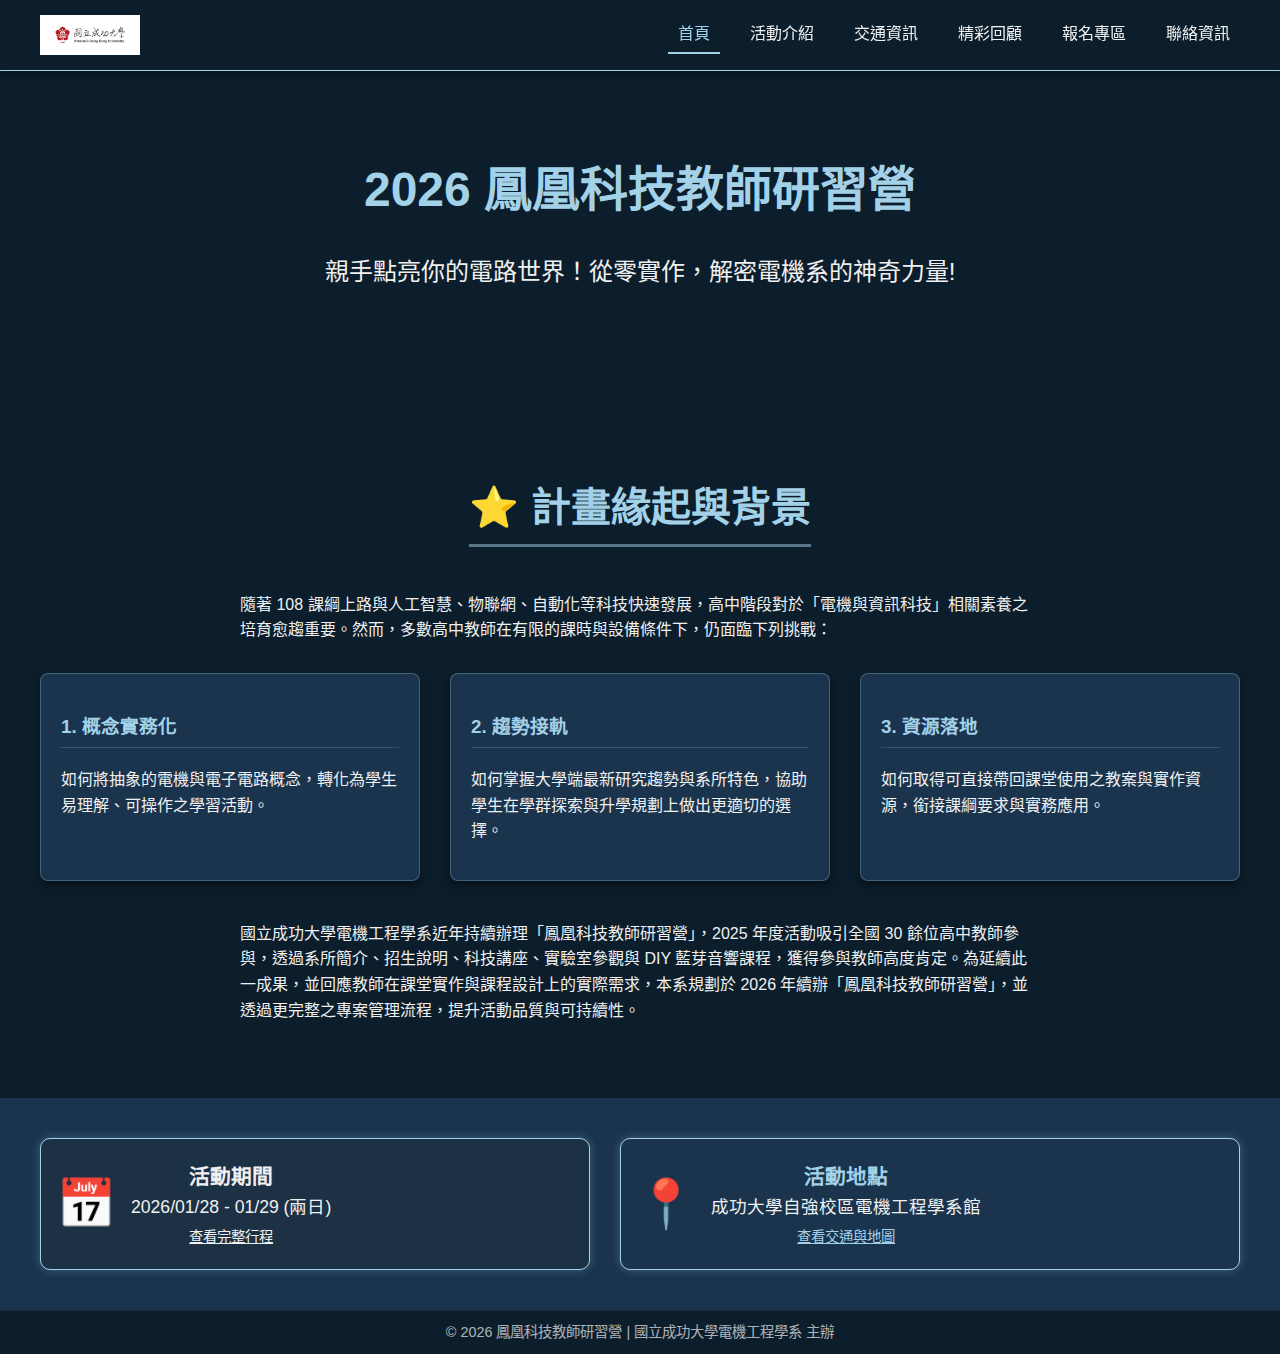
<file: index.html>
<!DOCTYPE html>
<html lang="zh-TW">
<head>
    <meta charset="UTF-8">
    <meta name="viewport" content="width=device-width, initial-scale=1.0">
    <title>【2026 鳳凰科技教師研習營】官方網站</title>
    <link rel="stylesheet" href="style.css">
</head>
<body>

    <nav class="navbar">
        <div class="container">
            <a href="index.html" class="site-logo">
                <img src="logo.png" alt="您的營隊名稱 Logo" class="logo-image">
            </a>
            
            <button class="hamburger-menu" aria-label="Toggle navigation">
                <span class="bar"></span>
                <span class="bar"></span>
                <span class="bar"></span>
            </button>
            
            <ul class="nav-links" id="nav-links">
                <li><a href="index.html" class="active">首頁</a></li>
                <li><a href="about.html">活動介紹</a></li> 
                <li><a href="map.html">交通資訊</a></li> 
                <li><a href="gallery.html">精彩回顧</a></li>
                <li><a href="register.html">報名專區</a></li> 
                <li><a href="contact.html">聯絡資訊</a></li>
            </ul>
        </div>
    </nav>

    <header class="hero">
        <div class="container">
            <h1>2026 鳳凰科技教師研習營</h1>
            <p class="subtitle">親手點亮你的電路世界！從零實作，解密電機系的神奇力量!</p>
    </header>

    <section id="origin-section" class="section" style="padding: 60px 0;"> 
        <div class="container">
            <h2>⭐ 計畫緣起與背景</h2> 
            
            <p style="text-align: left; max-width: 800px; margin: 15px auto;">
                隨著 108 課綱上路與人工智慧、物聯網、自動化等科技快速發展，高中階段對於「電機與資訊科技」相關素養之培育愈趨重要。然而，多數高中教師在有限的課時與設備條件下，仍面臨下列挑戰： 
            </p>
            
            <div class="content-grid" style="margin-top: 30px;">
                
                <div class="feature-item">
                    <h3>1. 概念實務化</h3>
                    <p>如何將抽象的電機與電子電路概念，轉化為學生易理解、可操作之學習活動。</p>
                </div>
                
                <div class="feature-item">
                    <h3>2. 趨勢接軌</h3>
                    <p>如何掌握大學端最新研究趨勢與系所特色，協助學生在學群探索與升學規劃上做出更適切的選擇。</p>
                </div>
                
                <div class="feature-item">
                    <h3>3. 資源落地</h3>
                    <p>如何取得可直接帶回課堂使用之教案與實作資源，銜接課綱要求與實務應用。</p>
                </div>

            </div>
            <p style="text-align: left; max-width: 800px; margin: 30px auto 15px auto;">
                國立成功大學電機工程學系近年持續辦理「鳳凰科技教師研習營」，2025 年度活動吸引全國 30 餘位高中教師參與，透過系所簡介、招生說明、科技講座、實驗室參觀與 DIY 藍芽音響課程，獲得參與教師高度肯定。為延續此一成果，並回應教師在課堂實作與課程設計上的實際需求，本系規劃於 2026 年續辦「鳳凰科技教師研習營」，並透過更完整之專案管理流程，提升活動品質與可持續性。
            </p>
        </div>
    </section>

    <section id="quick-overview" class="section quick-info-bar" style="background-color: var(--light-bg); padding: 40px 0;">
        <div class="container info-split">
            <div class="info-box time-box">
                <span class="icon">📅</span>
                <div class="box-content">
                    <h3>活動期間</h3>
                    <p>2026/01/28 - 01/29 (兩日)</p>
                    <a href="about.html" style="color: var(--text-dark); text-decoration: underline; font-size: 0.9em; margin-top: 5px; display: block;">查看完整行程</a>
                </div>
            </div>
            
            <div class="info-box location-box">
                <span class="icon">📍</span>
                <div class="box-content">
                    <h3>活動地點</h3>
                    <p>成功大學自強校區電機工程學系館</p>
                    <a href="map.html" style="color: var(--accent-color); text-decoration: underline; font-size: 0.9em; margin-top: 5px; display: block;">查看交通與地圖</a>
                </div>
            </div>
        </div>
    </section>
    
    <footer class="minimal-footer">
        <div class="container">
            &copy; 2026 鳳凰科技教師研習營 | 國立成功大學電機工程學系 主辦
        </div>
    </footer>

    <script src="script.js"></script>
</body>
</html>
</file>
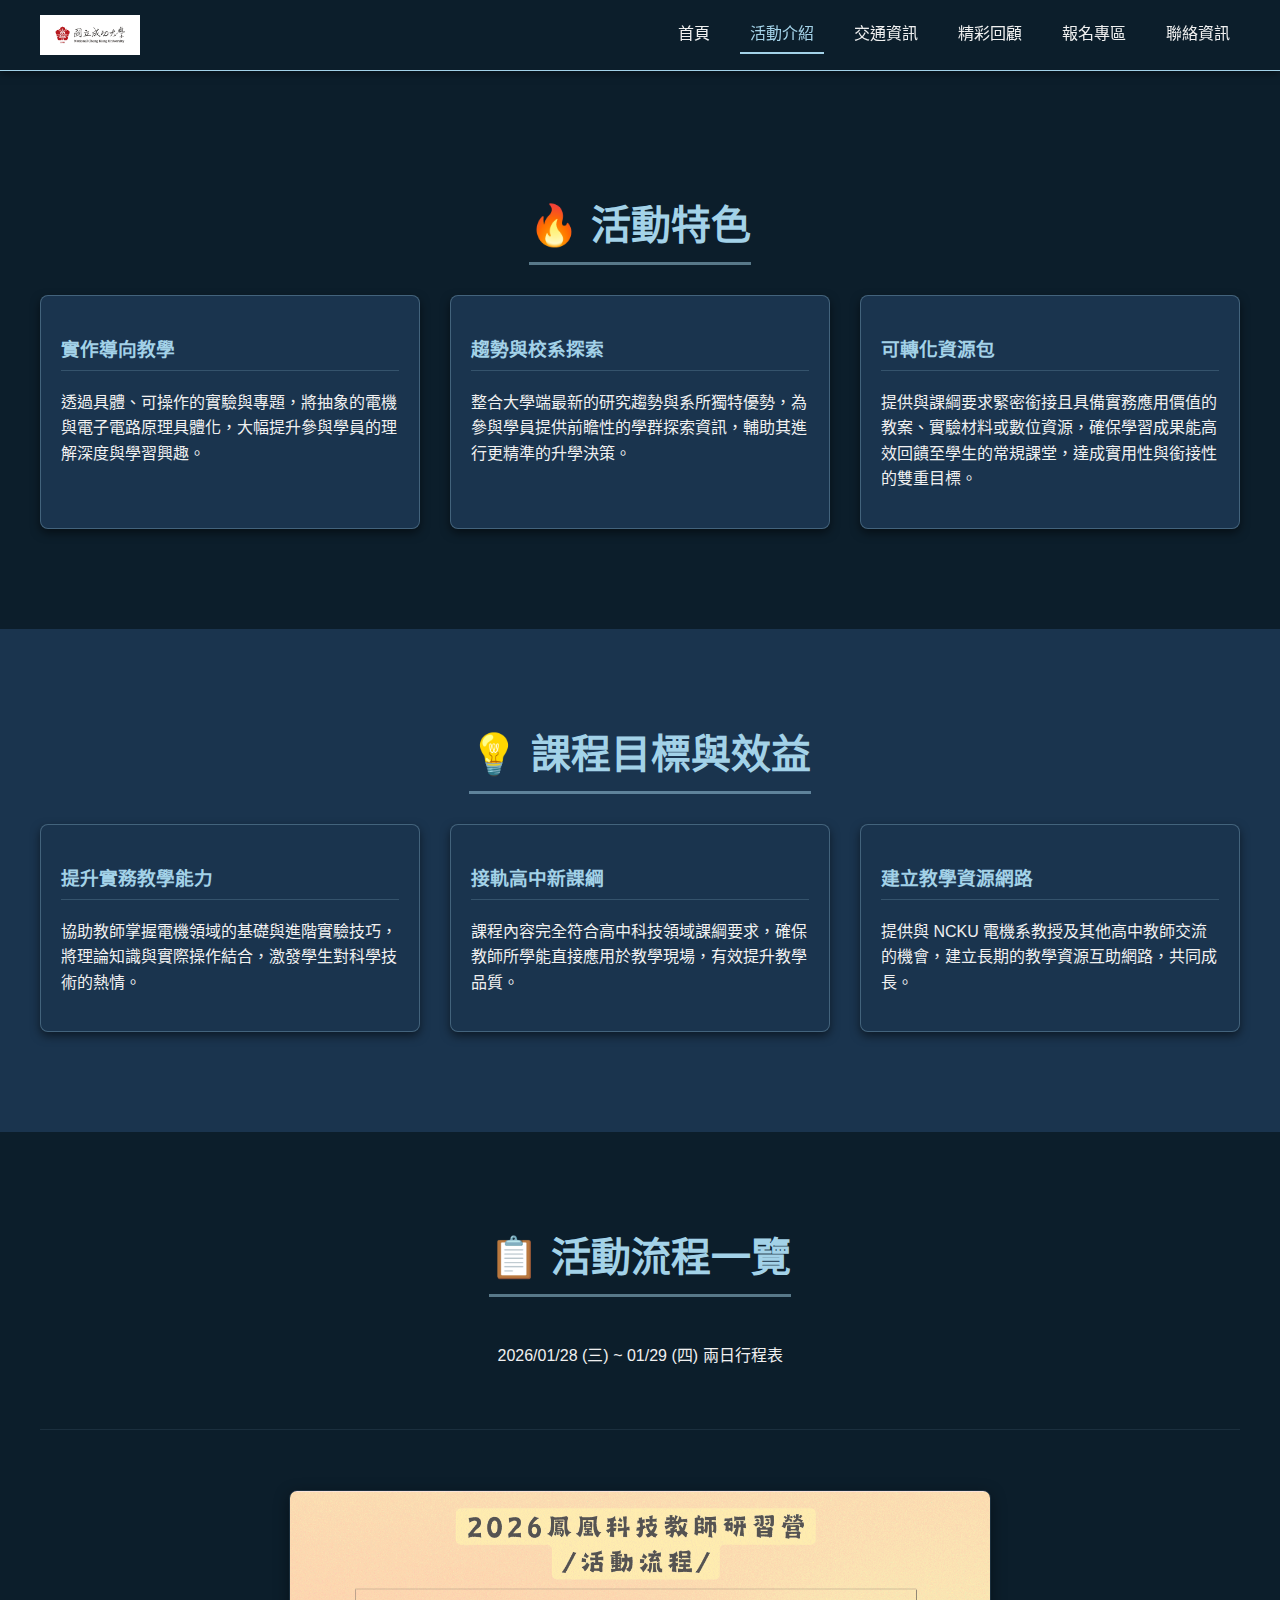
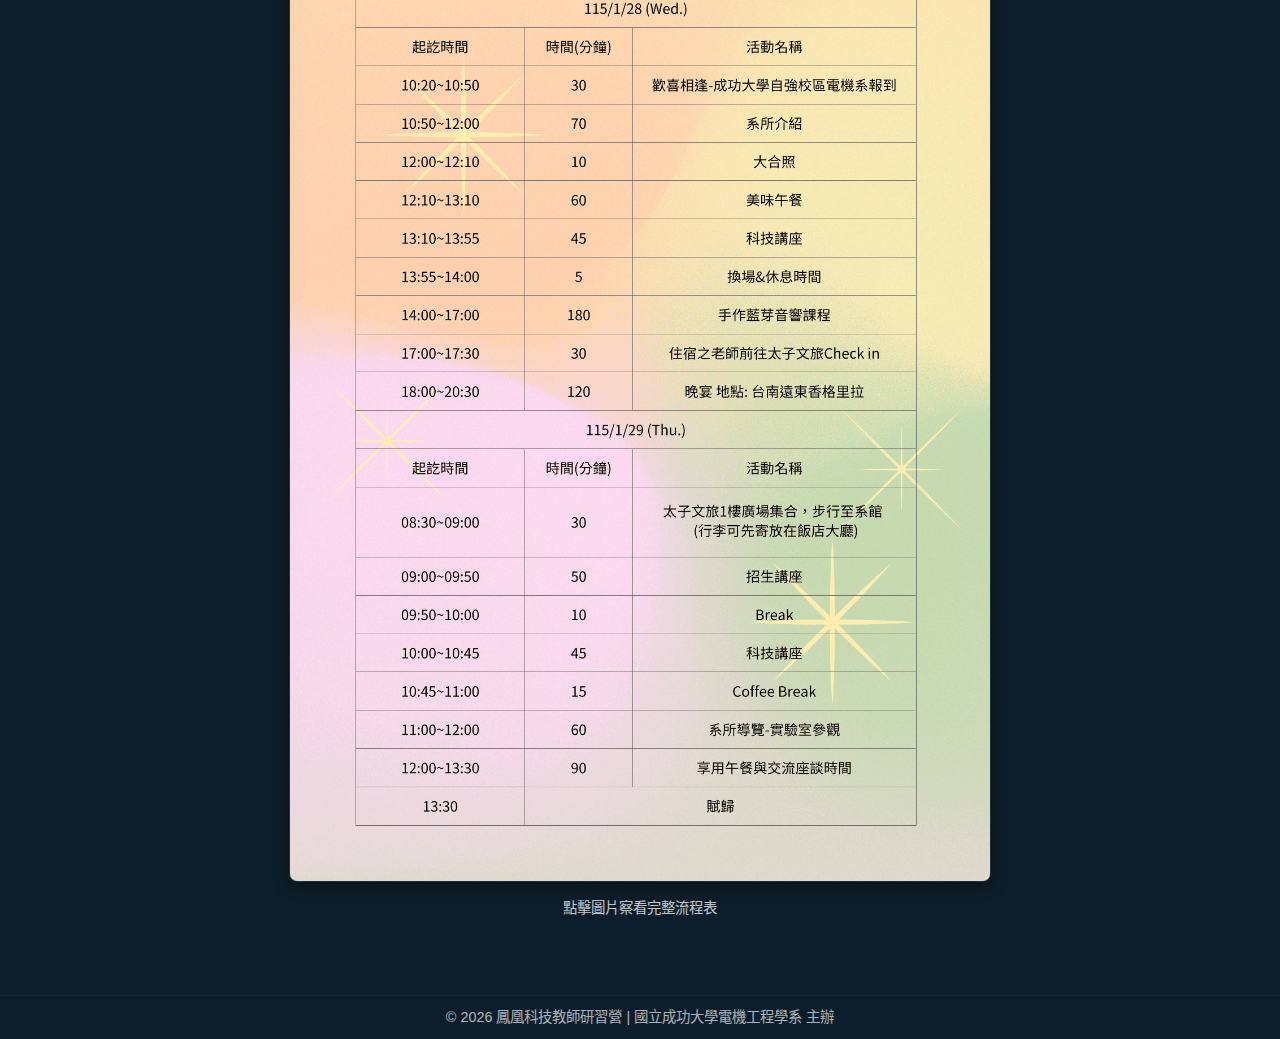
<file: about.html>
<!DOCTYPE html>
<html lang="zh-TW">
<head>
    <meta charset="UTF-8">
    <meta name="viewport" content="width=device-width, initial-scale=1.0">
    <title>活動介紹 - 鳳凰科技教師研習營</title>
    <link rel="stylesheet" href="style.css">
</head>
<body>
    
    <nav class="navbar">
        <div class="container">
            <a href="index.html" class="site-logo">
                <img src="logo.png" alt="您的營隊名稱 Logo" class="logo-image">
            </a>
            
            <button class="hamburger-menu" aria-label="Toggle navigation">
                <span class="bar"></span>
                <span class="bar"></span>
                <span class="bar"></span>
            </button>
            
            <ul class="nav-links" id="nav-links">
                <li><a href="index.html">首頁</a></li>
                <li><a href="about.html" class="active">活動介紹</a></li> 
                <li><a href="map.html">交通資訊</a></li> 
                <li><a href="gallery.html">精彩回顧</a></li>
                <li><a href="register.html">報名專區</a></li>
                <li><a href="contact.html">聯絡資訊</a></li>
            </ul>
        </div>
    </nav>

    <main style="padding-top: 100px;"> 
        
        <section id="about-features" class="section">
            <div class="container">
                <h2>🔥 活動特色</h2>
                
                <div class="content-grid">
                    <div class="feature-item">
                        <h3>實作導向教學</h3>
                        <p>透過具體、可操作的實驗與專題，將抽象的電機與電子電路原理具體化，大幅提升參與學員的理解深度與學習興趣。</p>
                    </div>
                    <div class="feature-item">
                        <h3>趨勢與校系探索</h3>
                        <p>整合大學端最新的研究趨勢與系所獨特優勢，為參與學員提供前瞻性的學群探索資訊，輔助其進行更精準的升學決策。</p>
                    </div>
                    <div class="feature-item">
                        <h3>可轉化資源包</h3>
                        <p>提供與課綱要求緊密銜接且具備實務應用價值的教案、實驗材料或數位資源，確保學習成果能高效回饋至學生的常規課堂，達成實用性與銜接性的雙重目標。</p>
                    </div>
                </div>
            </div>
        </section>

        <section id="program-goals" class="section" style="background-color: var(--light-bg);">
            <div class="container">
                <h2>💡 課程目標與效益</h2>
                <div class="content-grid">
                    <div class="feature-item">
                        <h3>提升實務教學能力</h3>
                        <p>協助教師掌握電機領域的基礎與進階實驗技巧，將理論知識與實際操作結合，激發學生對科學技術的熱情。</p>
                    </div>
                    <div class="feature-item">
                        <h3>接軌高中新課綱</h3>
                        <p>課程內容完全符合高中科技領域課綱要求，確保教師所學能直接應用於教學現場，有效提升教學品質。</p>
                    </div>
                    <div class="feature-item">
                        <h3>建立教學資源網路</h3>
                        <p>提供與 NCKU 電機系教授及其他高中教師交流的機會，建立長期的教學資源互助網路，共同成長。</p>
                    </div>
                </div>
            </div>
        </section>
        
        <section id="activity-flow" class="section">
            <div class="container">
                <h2>📋 活動流程一覽</h2>
                <p class="subtitle">2026/01/28 (三) ~ 01/29 (四) 兩日行程表</p>
                
                <div class="activity-flow">
                    <a href="schedule.png" download="2026鳳凰科技教師研習營-活動流程表.png">
                        <img src="schedule.png" alt="2026 鳳凰科技教師研習營流程圖" class="flow-image">
                    </a>
                    <p style="margin-top: 15px; font-size: 0.9em; opacity: 0.8;">點擊圖片察看完整流程表</p>
                </div>
            </div>
        </section>
        
    </main>

    <footer class="minimal-footer">
        <div class="container">
            © 2026 鳳凰科技教師研習營 | 國立成功大學電機工程學系 主辦
        </div>
    </footer>

    <script src="script.js"></script>
</body>
</html>
</file>
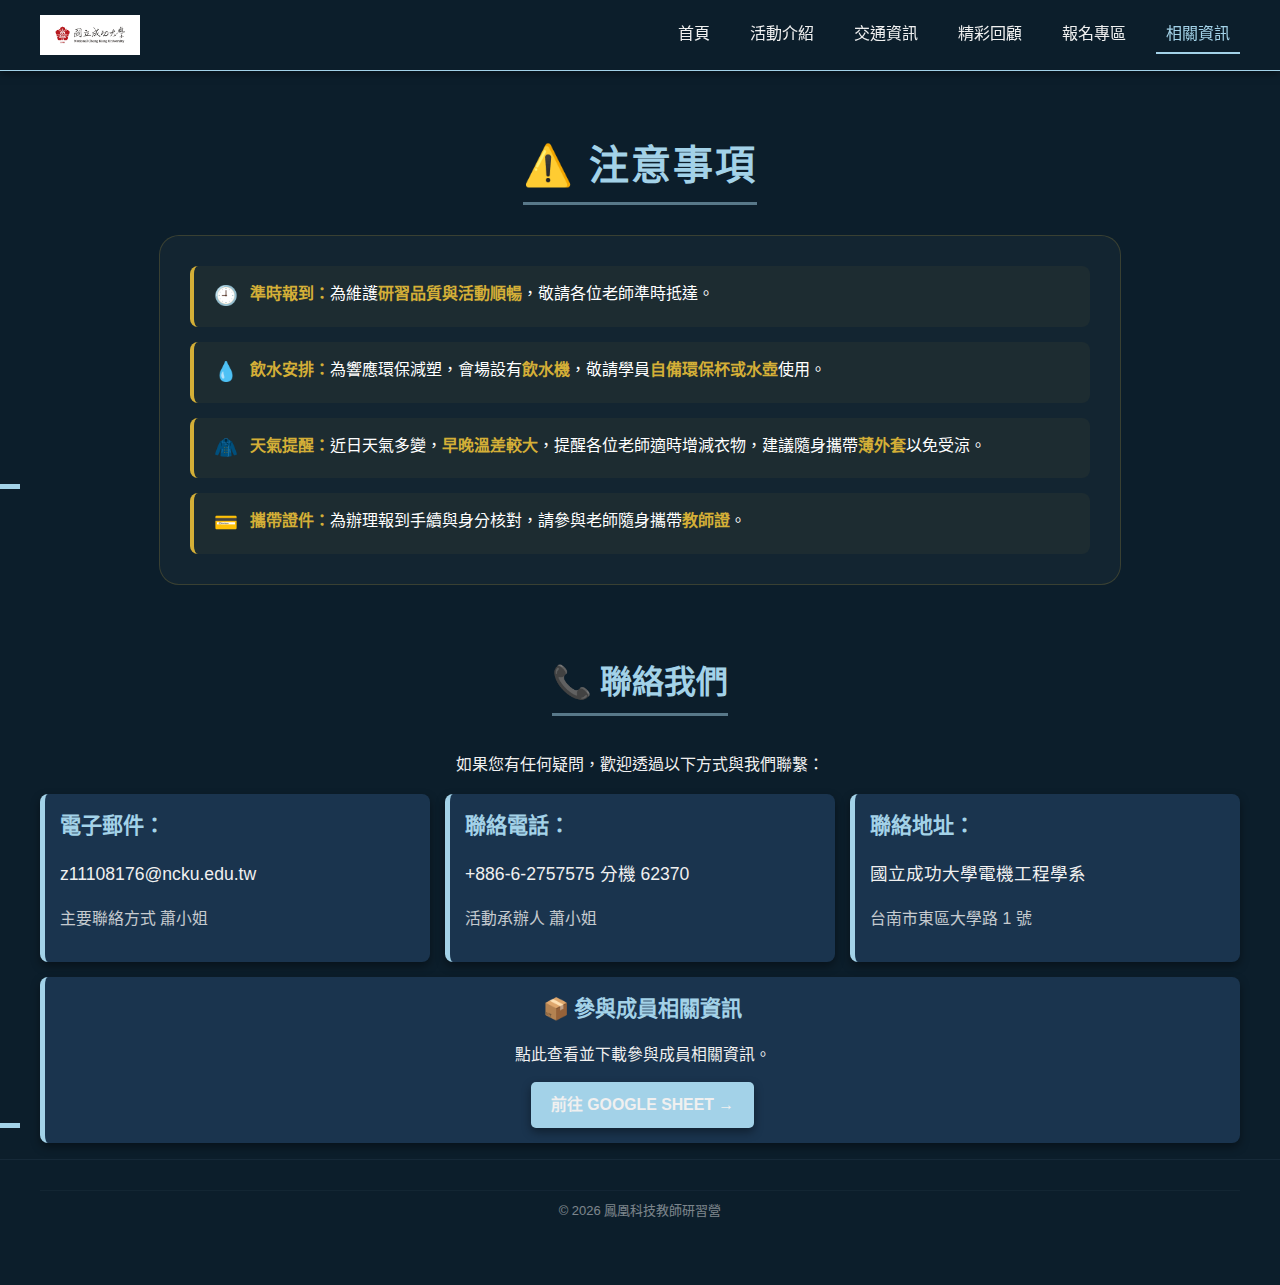
<file: contact.html>
<!DOCTYPE html>
<html lang="zh-TW">
<head>
    <meta charset="UTF-8">
    <meta name="viewport" content="width=device-width, initial-scale=1.0">
    <title>聯絡資訊 - 鳳凰科技教師研習營</title>
    <link rel="stylesheet" href="style.css">
</head>
<body>
    
   <nav class="navbar">
    <div class="container">
        <a href="index.html" class="site-logo">
            <img src="logo.png" alt="您的營隊名稱 Logo" class="logo-image">
        </a>

        <button class="hamburger-menu" aria-label="Toggle navigation">
            <span class="bar"></span>
            <span class="bar"></span>
            <span class="bar"></span>
        </button>

        <ul class="nav-links" id="nav-links">
            <li><a href="index.html">首頁</a></li>
            <li><a href="about.html">活動介紹</a></li> 
            <li><a href="map.html">交通資訊</a></li> 
            <li><a href="gallery.html">精彩回顧</a></li>
            <li><a href="register.html">報名專區</a></li>
            <li><a href="contact.html" class="active">相關資訊</a></li>
        </ul>
    </div>
</nav>

<style>
    .notice-section {
        /* 💡 加大與上方（如導覽列）的間距 */
        padding-top: 100px; 
        padding-bottom: 20px;
    }
    .notice-title {
        color: #d4af37;
        text-align: center;
        /* 💡 字型縮小（原本為 2.2em） */
        font-size: 1.6em; 
        margin-bottom: 30px;
        letter-spacing: 2px; /* 稍微增加字距讓它更有質感 */
    }
    .notice-container {
        max-width: 900px;
        margin: 0 auto;
        background: rgba(255, 255, 255, 0.03);
        padding: 30px;
        border-radius: 20px;
        border: 1px solid rgba(212, 175, 55, 0.2);
    }
    .notice-item {
        background: rgba(212, 175, 55, 0.05);
        border-left: 4px solid #d4af37;
        padding: 15px 20px;
        margin-bottom: 15px;
        border-radius: 8px;
        color: #ffffff;
        line-height: 1.6;
        display: flex;
        align-items: flex-start;
        gap: 12px;
        text-align: left;
    }
    .notice-item:last-child {
        margin-bottom: 0;
    }
    .notice-icon {
        font-size: 1.2em;
    }
    .notice-item strong {
        color: #d4af37;
        font-weight: bold;
    }
</style>

<section class="section notice-section">
    <div class="container">
        <h2 class="notice-title">⚠️ 注意事項</h2>
        
        <div class="notice-container">
            <div class="notice-item">
                <span class="notice-icon">🕘</span>
                <span><strong>準時報到：</strong>為維護<strong>研習品質與活動順暢</strong>，敬請各位老師準時抵達。</span>
            </div>

            <div class="notice-item">
                <span class="notice-icon">💧</span>
                <span><strong>飲水安排：</strong>為響應環保減塑，會場設有<strong>飲水機</strong>，敬請學員<strong>自備環保杯或水壺</strong>使用。</span>
            </div>

            <div class="notice-item">
               <span class="notice-icon">🧥</span>
               <span><strong>天氣提醒：</strong>近日天氣多變，<strong>早晚溫差較大</strong>，提醒各位老師適時增減衣物，建議隨身攜帶<strong>薄外套</strong>以免受涼。</span>
            </div>

            <div class="notice-item">
               <span class="notice-icon">💳</span>
               <span><strong>攜帶證件：</strong>為辦理報到手續與身分核對，請參與老師隨身攜帶<strong>教師證</strong>。</span>
            </div>
        </div>
    </div>
</section>
    <mainid="contact-section" class="section contact" style="padding-top: 120px;">
        <div class="container">
            <h2>📞 聯絡我們</h2>
            <p>如果您有任何疑問，歡迎透過以下方式與我們聯繫：</p>
            
            <ul style="justify-content: center;">
                <li>
                    <strong>電子郵件：</strong>
                    <p><a href="mailto:z11108176@ncku.edu.tw">z11108176@ncku.edu.tw</a></p>
                    <p style="font-size: 0.9em; opacity: 0.8;">主要聯絡方式 蕭小姐</p>
                </li>
                
                <li>
                    <strong>聯絡電話：</strong>
                    <p><a href="tel:+88662757575,62370">+886-6-2757575 分機 62370</a></p>
                    <p style="font-size: 0.9em; opacity: 0.8;">活動承辦人 蕭小姐</p>
                </li>
                
                <li>
                    <strong>聯絡地址：</strong>
                    <p>國立成功大學電機工程學系</p>
                    <p style="font-size: 0.9em; opacity: 0.8;">台南市東區大學路 1 號</p>
                </li>
                
                <li style="text-align: center;"> 
                    <strong style="display: block; margin-bottom: 10px; font-size: 1.2em;">📦 參與成員相關資訊</strong>
                    <p style="font-size: 0.9em; margin-bottom: 15px; color: var(--text-dark);">點此查看並下載參與成員相關資訊。</p>
                    <a href="https://docs.google.com/spreadsheets/d/1_SaqFmwtBJ0ymxbfEThgE2zLn94UskqQF6ELjPgiZZU/edit?usp=sharing" target="_blank" class="main-cta-button" style="font-size: 0.9em; padding: 10px 20px;">
                        前往 Google Sheet →
                    </a>
                </li>

            </ul>
        </div>


    </main>

    <footer class="minimal-footer">
        <div class="container">
            <p class="copyright">© 2026 鳳凰科技教師研習營</p>
        </div>
    </footer>

    <script src="script.js"></script>
</body>
</html>
</file>
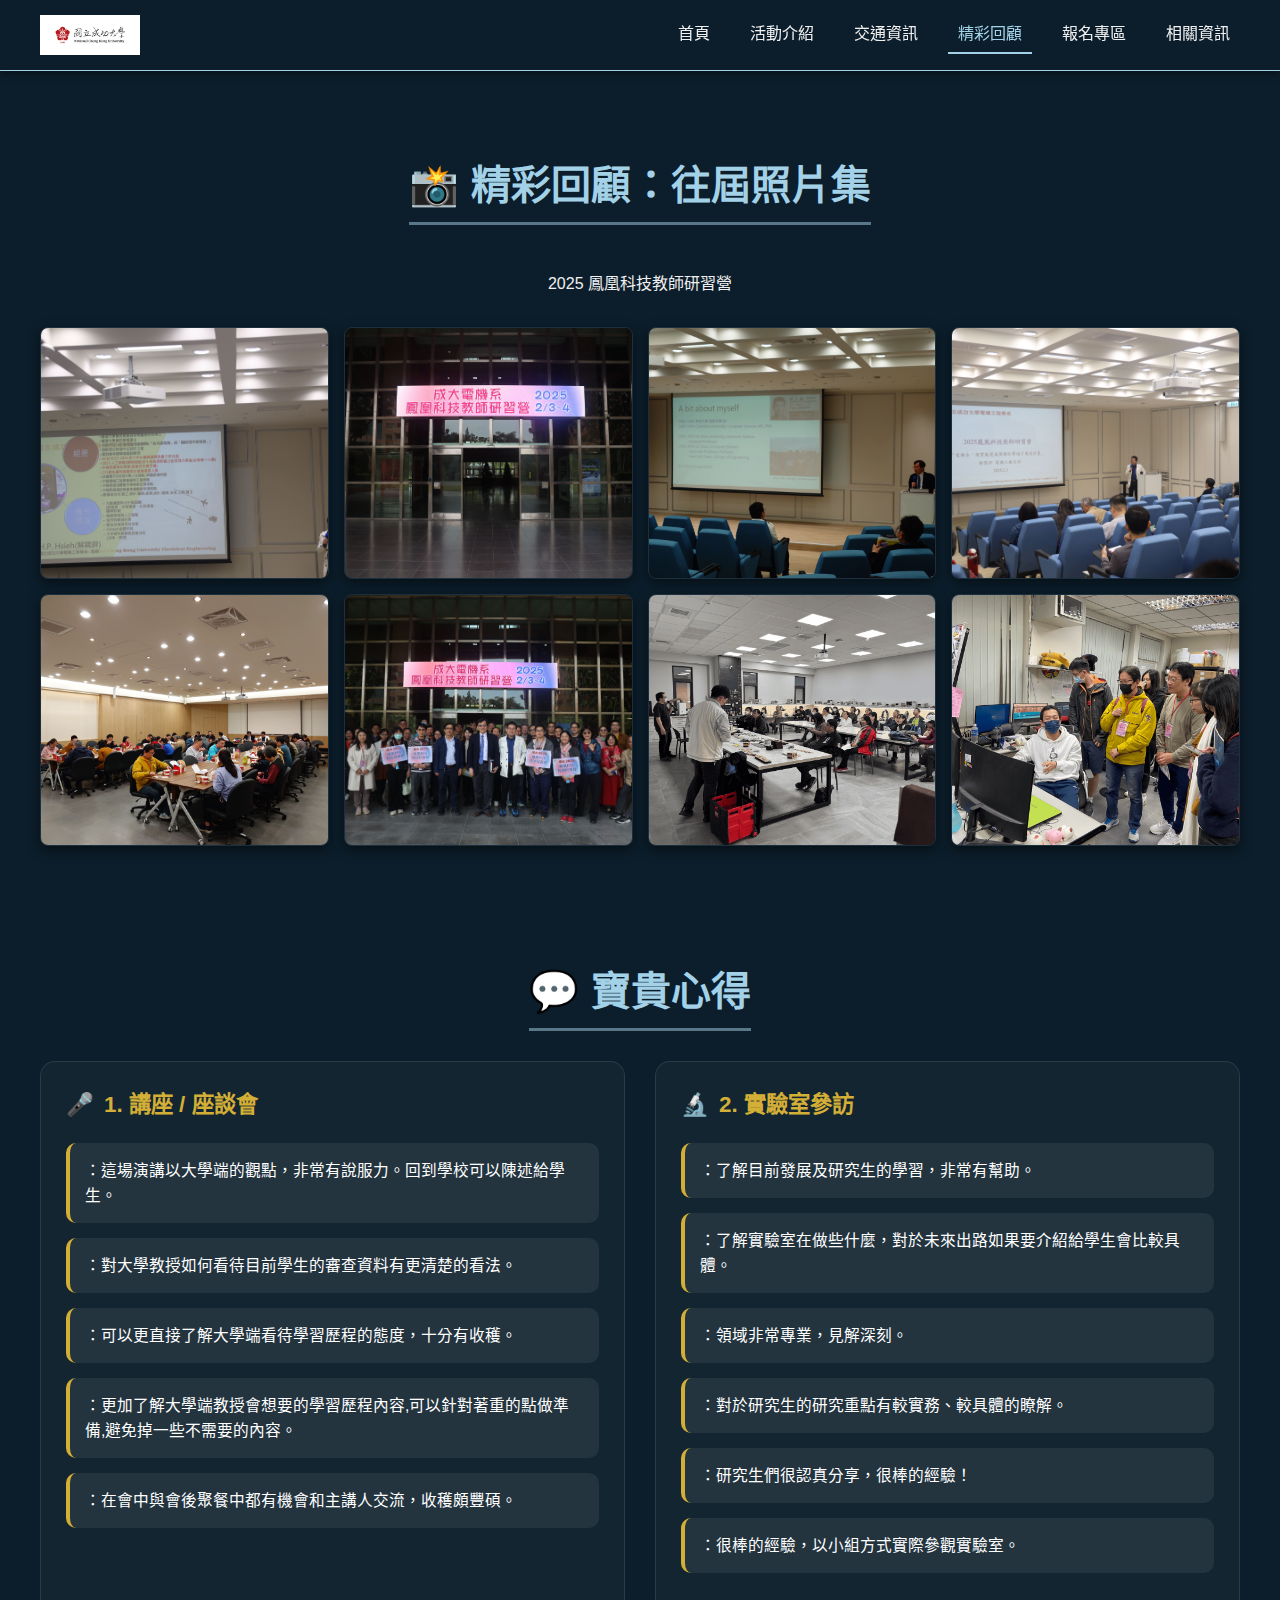
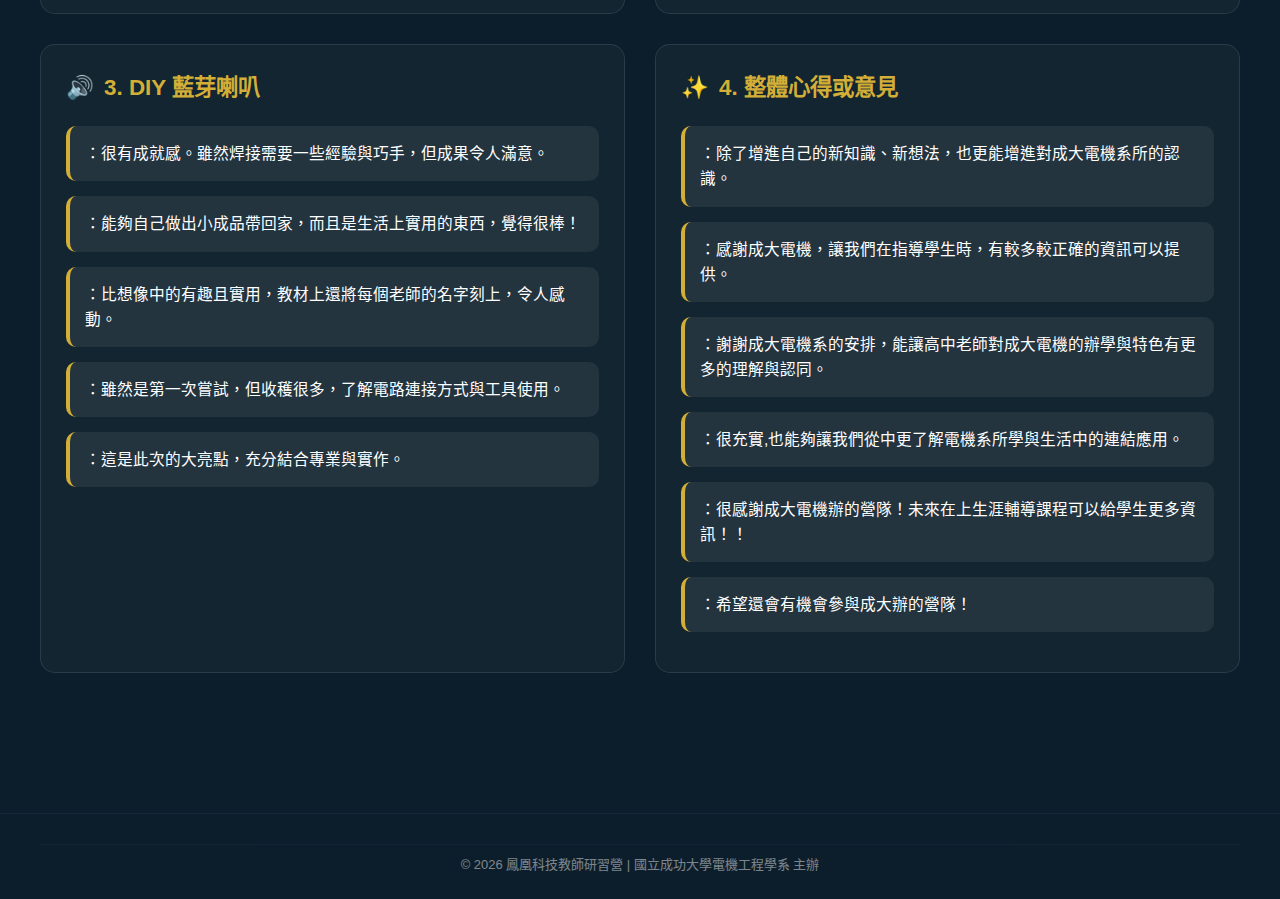
<file: gallery.html>
<!DOCTYPE html>
<html lang="zh-TW">
<head>
    <meta charset="UTF-8">
    <meta name="viewport" content="width=device-width, initial-scale=1.0">
    <title>【2026 鳳凰科技教師研習營】官方網站</title> 
    <link rel="stylesheet" href="style.css">
    <style>
        /* 🎯 新增：圖片放大的彈窗樣式 */
        .image-modal {
            display: none; 
            position: fixed;
            z-index: 1000;
            top: 0;
            left: 0;
            width: 100%;
            height: 100%;
            background-color: rgba(0, 0, 0, 0.9);
            justify-content: center;
            align-items: center;
            cursor: zoom-out;
        }
        .modal-content {
            max-width: 90%;
            max-height: 85%;
            border-radius: 10px;
            box-shadow: 0 0 20px rgba(212, 175, 55, 0.3);
            transition: transform 0.3s ease;
        }
        .image-modal.active {
            display: flex;
        }
        .photo-item {
            cursor: zoom-in;
        }

        /* 保留您的原始樣式 */
        .feedback-section {
            margin-top: 80px;
            padding-bottom: 60px;
        }
        .feedback-title {
            color: #d4af37;
            text-align: center;
            font-size: 2.2em;
            margin-bottom: 40px;
        }
        
        .feedback-grid {
            display: grid;
            grid-template-columns: repeat(2, 1fr);
            gap: 30px;
        }

        .feedback-card {
            background: rgba(255, 255, 255, 0.03);
            padding: 25px;
            border-radius: 15px;
            border: 1px solid rgba(255, 255, 255, 0.1);
            text-align: left;
        }

        .card-category {
            color: #d4af37;
            font-size: 1.4em;
            font-weight: bold;
            margin-bottom: 20px;
            display: flex;
            align-items: center;
            gap: 10px;
        }

      
        .comment-item {
            background: rgba(255, 255, 255, 0.07); /* 微亮的小框框 */
            border-radius: 10px;
            padding: 15px;
            margin-bottom: 15px;
            border-left: 4px solid #d4af37; /* 左側金黃色飾條，增加質感 */
            color: #ffffff;
            line-height: 1.6;
            font-size: 0.98em;
            transition: background 0.3s ease;
        }

        .comment-item:hover {
            background: rgba(255, 255, 255, 0.12);
        }

        @media (max-width: 992px) {
            .feedback-grid {
                grid-template-columns: 1fr;
            }
        }
    </style>
</head>
<body>
    
<nav class="navbar">
    <div class="container">
        <a href="index.html" class="site-logo">
            <img src="logo.png" alt="Logo" class="logo-image">
        </a>
        <button class="hamburger-menu" aria-label="Toggle navigation">
            <span class="bar"></span>
            <span class="bar"></span>
            <span class="bar"></span>
        </button>
        <ul class="nav-links" id="nav-links">
            <li><a href="index.html">首頁</a></li>
            <li><a href="about.html">活動介紹</a></li> 
            <li><a href="map.html">交通資訊</a></li> 
            <li><a href="gallery.html" class="active">精彩回顧</a></li>
            <li><a href="register.html">報名專區</a></li>
            <li><a href="contact.html">相關資訊</a></li>
        </ul>
    </div>
</nav>

<main id="gallery-section" class="section gallery" style="padding-top: 120px; padding-bottom: 80px;">
    <div class="container">
        <h2 style="text-align: center;">📸 精彩回顧：往屆照片集</h2>
        <p class="subtitle" style="text-align: center;">2025 鳳凰科技教師研習營</p>
        
        <div class="photo-grid">
            <div class="photo-item"><img src="photo1.jpg" alt="照片 1"></div>
            <div class="photo-item"><img src="photo2.jpg" alt="照片 2"></div>
            <div class="photo-item"><img src="photo3.jpg" alt="照片 3"></div>
            <div class="photo-item"><img src="photo4.jpg" alt="照片 4"></div>
            <div class="photo-item"><img src="photo5.jpg" alt="照片 5"></div>
            <div class="photo-item"><img src="photo8.jpg" alt="照片 8"></div>
            <div class="photo-item"><img src="photo9.png" alt="照片 9"></div>
            <div class="photo-item"><img src="photo11.png" alt="照片 11"></div>
        </div>

        <div class="feedback-section">
            <h2 class="feedback-title">💬 寶貴心得</h2>
            
            <div class="feedback-grid">
                <div class="feedback-card">
                    <div class="card-category"><span>🎤</span> 1. 講座 / 座談會</div>
                    <div class="comment-item">：這場演講以大學端的觀點，非常有說服力。回到學校可以陳述給學生。</div>
                    <div class="comment-item">：對大學教授如何看待目前學生的審查資料有更清楚的看法。</div>
                    <div class="comment-item">：可以更直接了解大學端看待學習歷程的態度，十分有收穫。</div>
                    <div class="comment-item">：更加了解大學端教授會想要的學習歷程內容,可以針對著重的點做準備,避免掉一些不需要的內容。</div>
                    <div class="comment-item">：在會中與會後聚餐中都有機會和主講人交流，收穫頗豐碩。</div>
                </div>

                <div class="feedback-card">
                    <div class="card-category"><span>🔬</span> 2. 實驗室參訪</div>
                    <div class="comment-item">：了解目前發展及研究生的學習，非常有幫助。</div>
                    <div class="comment-item">：了解實驗室在做些什麼，對於未來出路如果要介紹給學生會比較具體。</div>
                    <div class="comment-item">：領域非常專業，見解深刻。</div>
                    <div class="comment-item">：對於研究生的研究重點有較實務、較具體的瞭解。</div>
                    <div class="comment-item">：研究生們很認真分享，很棒的經驗！</div>
                    <div class="comment-item">：很棒的經驗，以小組方式實際參觀實驗室。</div>
                </div>

                <div class="feedback-card">
                    <div class="card-category"><span>🔊</span> 3. DIY 藍芽喇叭</div>
                    <div class="comment-item">：很有成就感。雖然焊接需要一些經驗與巧手，但成果令人滿意。</div>
                    <div class="comment-item">：能夠自己做出小成品帶回家，而且是生活上實用的東西，覺得很棒！</div>
                    <div class="comment-item">：比想像中的有趣且實用，教材上還將每個老師的名字刻上，令人感動。</div>
                    <div class="comment-item">：雖然是第一次嘗試，但收穫很多，了解電路連接方式與工具使用。</div>
                    <div class="comment-item">：這是此次的大亮點，充分結合專業與實作。</div>
                </div>

                <div class="feedback-card">
                    <div class="card-category"><span>✨</span> 4. 整體心得或意見</div>
                    <div class="comment-item">：除了增進自己的新知識、新想法，也更能增進對成大電機系所的認識。</div>
                    <div class="comment-item">：感謝成大電機，讓我們在指導學生時，有較多較正確的資訊可以提供。</div>
                    <div class="comment-item">：謝謝成大電機系的安排，能讓高中老師對成大電機的辦學與特色有更多的理解與認同。</div>
                    <div class="comment-item">：很充實,也能夠讓我們從中更了解電機系所學與生活中的連結應用。</div>
                    <div class="comment-item">：很感謝成大電機辦的營隊！未來在上生涯輔導課程可以給學生更多資訊！！</div>
                    <div class="comment-item">：希望還會有機會參與成大辦的營隊！</div>
                </div>
            </div>
        </div>
    </div>
</main>

<div id="imageModal" class="image-modal">
    <img class="modal-content" id="imgFullSize">
</div>

<footer class="minimal-footer">
    <div class="container">
        <p class="copyright">© 2026 鳳凰科技教師研習營 | 國立成功大學電機工程學系 主辦</p>
    </div>
</footer>

<script>
    /* 🎯 圖片放大與縮小邏輯 */
    const modal = document.getElementById("imageModal");
    const modalImg = document.getElementById("imgFullSize");
    const photoItems = document.querySelectorAll(".photo-item img");

    photoItems.forEach(img => {
        img.onclick = function() {
            modal.classList.add("active");
            modalImg.src = this.src;
        }
    });

    modal.onclick = function() {
        modal.classList.remove("active");
    }
</script>

<script src="script.js"></script>
</body>
</html>
</file>
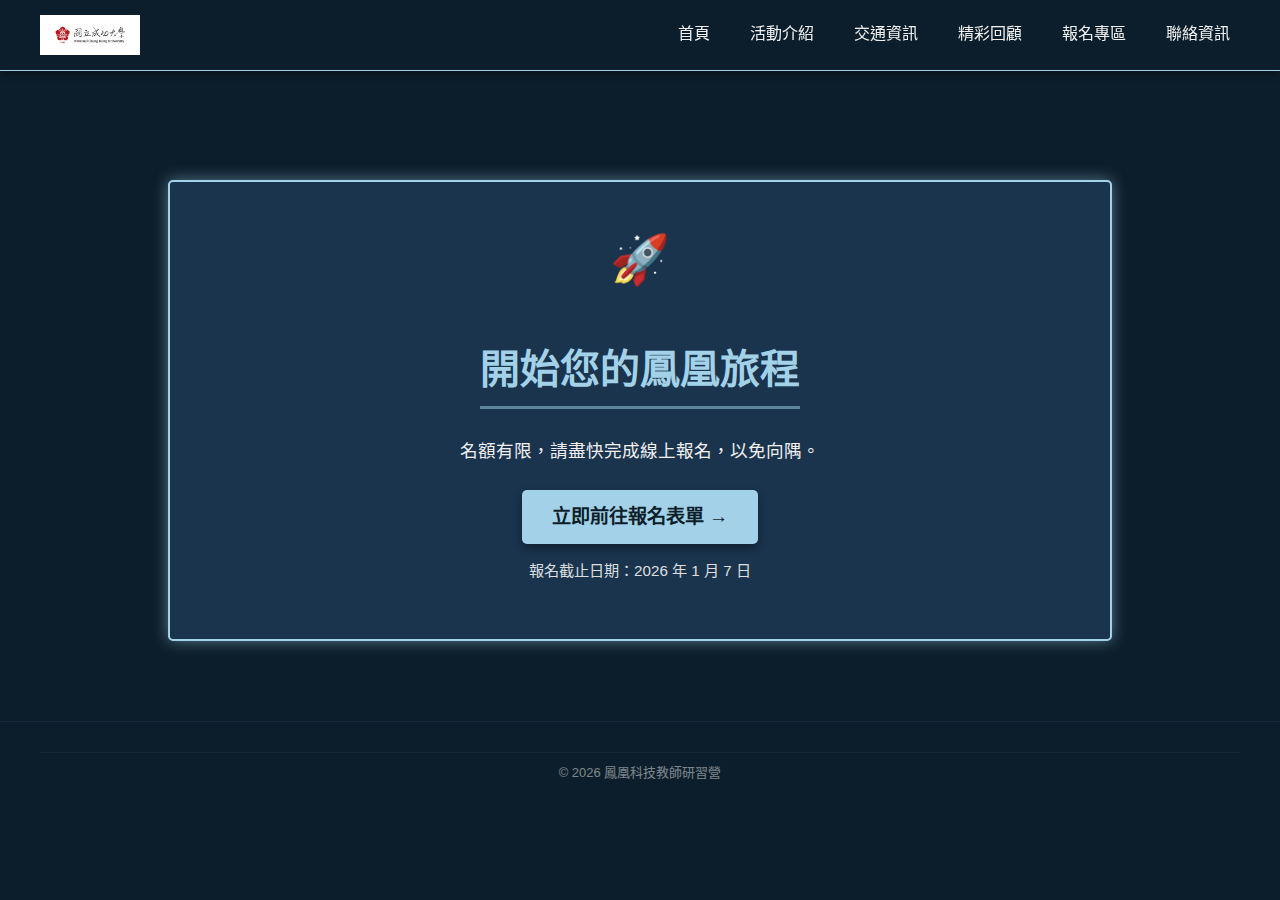
<file: register.html>
<!DOCTYPE html>
<html lang="zh-TW">
<head>
    <meta charset="UTF-8">
    <meta name="viewport" content="width=device-width, initial-scale=1.0">
    <title>報名專區 - 鳳凰科技教師研習營</title>
    <link rel="stylesheet" href="style.css">
</head>
<body>
    
    <nav class="navbar">
    <div class="container">
        <a href="index.html" class="site-logo">
            <img src="logo.png" alt="您的營隊名稱 Logo" class="logo-image">
        </a>

        <button class="hamburger-menu" aria-label="Toggle navigation">
            <span class="bar"></span>
            <span class="bar"></span>
            <span class="bar"></span>
        </button>

        <ul class="nav-links" id="nav-links">
            <li><a href="index.html">首頁</a></li>
            <li><a href="about.html">活動介紹</a></li> 
            <li><a href="map.html">交通資訊</a></li> 
            <li><a href="gallery.html">精彩回顧</a></li>
            <li><a href="register.html">報名專區</a></li>
            <li><a href="contact.html">聯絡資訊</a></li>
        </ul>
    </div>
</nav>

    <main id="register-main-section" class="section" style="padding-top: 150px; padding-bottom: 50px;">
        
        <div class="register"> 
            
            <div class="container">
                <span class="register-icon">🚀</span>
                <h2>開始您的鳳凰旅程</h2>
                <p class="subtitle">名額有限，請盡快完成線上報名，以免向隅。</p>
                <a href="https://docs.google.com/forms/d/e/1FAIpQLScOPOP3DmC-EX7xYMtH_1wx1zb8ji2UYvHgjLaqbGkGLvcakw/viewform?usp=preview" target="_blank" class="main-cta-button">
                    立即前往報名表單 →
                </a>
                <p class="reminder">報名截止日期：2026 年 1 月 7 日</p>
            </div>
            
        </div>
    </main>

    <footer class="minimal-footer">
        <div class="container">
            <p class="copyright">© 2026 鳳凰科技教師研習營</p>
        </div>
    </footer>

    <script src="script.js"></script>
</body>
</html>
</file>
<file: style.css>
/* ==================================== */
/* 1. 顏色變數與全域設定 (沉穩深藍主題) */
/* ==================================== */

:root {
    --primary-blue: #1C3144;     /* 主題色：沉穩海軍藍 */
    --secondary-color: #385671;  /* 輔助色：較淺的海軍藍 (Hover) */
    --dark-blue: #0C1E2B;        /* 主要深色背景 (深靛藍/近黑) */
    --light-bg: #1A344E;         /* 次要深色背景 (卡片/項目背景) */
    --text-dark: #F0F0F0;        /* 深色背景下的主要文字顏色 (灰白) */
    --text-light: #F0F0F0;       /* 淺色文字 */
    --link-hover: #ffffff;       /* 連結懸停亮色 */
    --accent-color: #A3D2E8;     /* 新增強調色：柔和的淡藍色 (用於標題、邊框) */
}

/* 全域基本設定 */
body {
    font-family: 'Segoe UI', Tahoma, Geneva, Verdana, sans-serif;
    line-height: 1.6;
    margin: 0;
    padding: 0;
    color: var(--text-dark); 
    background-color: var(--dark-blue); 
}

.container {
    max-width: 1200px;
    margin: 0 auto;
    padding: 0 20px;
}

/* --- 區塊通用樣式 --- */
.section {
    padding: 60px 0;
    text-align: center;
    background-color: var(--dark-blue);
}

.section h2 {
    font-size: 2.5em;
    color: var(--accent-color);
    margin-bottom: 30px;
    border-bottom: 3px solid rgba(163, 210, 232, 0.5);
    display: inline-block;
    padding-bottom: 5px;
}


/* ==================================== */
/* 2. 導覽列 (Navbar)          */
/* ==================================== */

.navbar {
    background-color: var(--dark-blue);
    color: var(--text-light);
    padding: 15px 0;
    position: fixed;
    width: 100%;
    top: 0;
    left: 0;
    z-index: 1000;
    box-shadow: 0 2px 8px rgba(0, 0, 0, 0.5);
    border-bottom: 1px solid var(--accent-color);
}

.navbar .container {
    display: flex;
    justify-content: space-between;
    align-items: center;
    position: relative; 
}

.site-logo {
    margin-right: auto; /* 讓 Logo 靠左，選單靠右 */
}

.logo-image {
    height: 40px;
    width: auto;
    vertical-align: middle;
}

/* --- 寬螢幕選單 (.nav-links) 樣式 --- */

.nav-links {
    list-style: none;
    margin: 0;
    padding: 0;
    display: flex; /* 預設為水平排列 (寬螢幕樣式) */
}

.nav-links li {
    margin-left: 20px;
}

.nav-links a {
    color: var(--text-light);
    text-decoration: none;
    padding: 5px 10px;
    display: block;
    transition: color 0.3s ease, background-color 0.3s ease;
    border-bottom: 2px solid transparent;
}

.nav-links a:hover,
.nav-links a.active {
    color: var(--accent-color);
    border-bottom: 2px solid var(--accent-color);
}

/* 預設在寬螢幕下隱藏漢堡按鈕 */
.hamburger-menu {
    display: none; 
}


/* ==================================== */
/* 3. 主視覺區 (Hero)          */
/* ==================================== */

.hero {
    background-color: var(--dark-blue);
    color: var(--text-light);
    text-align: center;
    padding-top: 120px; /* 修正 padding，避免被 fixed navbar 蓋住 */
    padding-bottom: 60px; 
}

.hero h1 {
    font-size: 3em;
    margin-bottom: 10px;
    color: var(--accent-color);
    text-shadow: none;
}

.hero .subtitle {
    font-size: 1.5em;
    margin-bottom: 30px;
}

.cta-button {
    display: inline-block;
    background-color: var(--accent-color);
    color: var(--dark-blue); 
    padding: 15px 30px;
    text-decoration: none;
    font-size: 1.2em;
    font-weight: bold;
    border-radius: 5px;
    transition: background-color 0.3s ease, transform 0.3s ease;
    box-shadow: 0 0 10px rgba(163, 210, 232, 0.4);
}

.cta-button:hover {
    background-color: var(--secondary-color);
    transform: scale(1.05);
}


/* ==================================== */
/* 4. 活動介紹與特色           */
/* ==================================== */

.content-grid {
    display: flex;
    justify-content: space-between;
    gap: 30px;
    margin-bottom: 40px;
    text-align: left;
}

.feature-item {
    flex: 1;
    padding: 20px;
    border-radius: 8px;
    background-color: var(--light-bg); 
    box-shadow: 0 4px 10px rgba(0,0,0,0.5);
    border: 1px solid rgba(163, 210, 232, 0.3);
}

.feature-item h3 {
    color: var(--accent-color);
    border-bottom: 1px solid rgba(163, 210, 232, 0.2);
    padding-bottom: 5px;
}

/* --- 活動日期/地點等高框 --- */
.quick-info-bar {
    background-color: var(--dark-blue); 
    padding: 20px 0;
}

.info-split {
    display: flex;
    justify-content: center;
    gap: 30px;
}

.info-box {
    flex-grow: 1;
    display: flex;
    align-items: center;
    padding: 15px;
    border-radius: 10px;
    min-height: 100px;
    transition: transform 0.3s ease;
    border: 1px solid var(--accent-color);
    box-shadow: 0 0 10px rgba(163, 210, 232, 0.3);
}

.info-box:hover {
    transform: translateY(-5px);
}

.time-box {
    background-color: var(--primary-blue);
    color: var(--text-dark); 
}

.location-box {
    background-color: var(--light-bg);
    color: var(--text-dark);
}

.info-box .icon {
    font-size: 3em;
    margin-right: 15px;
}

.time-box .icon { color: var(--text-dark); }
.location-box .icon { color: var(--accent-color); }

.info-box h3 {
    margin: 0;
    font-size: 1.3em;
    font-weight: bold;
}
.time-box h3 { color: var(--text-dark); }
.location-box h3 { color: var(--accent-color); }

.info-box p {
    margin: 0;
    font-size: 1.1em;
    font-weight: normal; 
}


/* ==================================== */
/* 5. 交通與流程圖             */
/* ==================================== */

.map-section {
    background-color: var(--dark-blue); 
    padding-top: 60px;
}

.map-embed-container {
    margin-top: 30px;
    margin-bottom: 30px;
    border-radius: 10px;
    overflow: hidden;
    box-shadow: 0 8px 20px rgba(0, 0, 0, 0.6);
    border: 1px solid rgba(163, 210, 232, 0.1);
}

.map-link-button {
    display: inline-block;
    background-color: var(--accent-color);
    color: var(--dark-blue); 
    padding: 12px 25px;
    border-radius: 5px;
    text-decoration: none;
    font-weight: bold;
    transition: background-color 0.3s ease;
}

.map-link-button:hover {
    background-color: var(--secondary-color);
}

/* --- 活動流程區塊樣式 --- */
.activity-flow {
    margin-top: 60px; 
    padding-top: 40px;
    border-top: 1px solid rgba(163, 210, 232, 0.1);
    text-align: center;
}

.flow-image {
    max-width: 700px;
    width: 90%;
    height: auto;
    border-radius: 8px;
    box-shadow: 0 4px 15px rgba(0, 0, 0, 0.4); 
    margin-top: 20px;
    display: block;
    margin-left: auto;
    margin-right: auto;
    border: 1px solid rgba(163, 210, 232, 0.1);
}


/* ==================================== */
/* 6. 精彩回顧 (Gallery)       */
/* ==================================== */

.photo-grid {
    display: grid;
    grid-template-columns: repeat(4, 1fr);
    gap: 15px;
    margin-top: 30px;
}

.photo-item {
    overflow: hidden;
    border-radius: 8px;
    box-shadow: 0 4px 12px rgba(0, 0, 0, 0.5); 
    transition: transform 0.3s ease;
    border: 1px solid rgba(163, 210, 232, 0.1);
}

.photo-item:hover {
    transform: translateY(-5px);
    box-shadow: 0 8px 20px rgba(0, 0, 0, 0.7), 0 0 15px var(--accent-color);
}

.photo-item img {
    width: 100%;
    height: 250px;
    object-fit: cover;
    display: block;
}


/* ==================================== */
/* 7. 報名專區 (Register)      */
/* ==================================== */

.register {
    background-color: var(--light-bg); 
    color: var(--text-dark);
    padding: 40px 20px;
    position: relative;
    overflow: hidden;
    border-radius: 5px; 
    margin: 30px auto; 
    max-width: 900px; 
    box-shadow: 0 0 15px rgba(163, 210, 232, 0.5);
    border: 2px solid var(--accent-color);
}

.register h2 {
    color: var(--accent-color);
    font-size: 2.5em;
    margin-bottom: 10px;
}

.register .subtitle {
    font-size: 1.1em;
    margin-bottom: 25px;
}

.register-icon {
    font-size: 3em;
    display: block;
    margin-bottom: 5px;
    color: var(--accent-color);
    animation: bounce 2s infinite;
}

.main-cta-button {
    display: inline-block;
    background-color: var(--accent-color);
    color: var(--dark-blue); 
    padding: 12px 30px;
    font-size: 1.2em;
    font-weight: 700;
    border-radius: 5px; 
    box-shadow: 0 4px 10px rgba(0, 0, 0, 0.4);
    transition: all 0.3s ease;
    text-transform: uppercase;
    text-decoration: none; /* 確保沒有下劃線 */
}

.main-cta-button:hover {
    background-color: var(--secondary-color);
    transform: scale(1.05);
}

.reminder {
    margin-top: 15px; 
    font-size: 0.95em;
    opacity: 0.9;
}

@keyframes bounce {
    0%, 20%, 50%, 80%, 100% {
        transform: translateY(0);
    }
    40% {
        transform: translateY(-10px);
    }
    60% {
        transform: translateY(-5px);
    }
}

/* ==================================== */
/* 8. 聯絡資訊 (Footer)        */
/* ==================================== */

.contact {
    background-color: var(--dark-blue); 
    color: var(--text-dark); 
    padding: 40px 20px 20px; 
    border-top: 5px solid var(--accent-color);
    text-align: center;
}

.contact h2 {
    color: var(--accent-color);
    margin-bottom: 20px; 
    font-size: 2em;
}

.contact ul {
    list-style: none;
    padding: 0;
    display: flex;
    gap: 15px; 
    flex-wrap: wrap;
    justify-content: center;
}

.contact li {
    background-color: var(--light-bg); 
    flex: 1 1 280px; 
    padding: 15px; 
    border-radius: 8px;
    box-shadow: 0 4px 10px rgba(0, 0, 0, 0.4); 
    font-size: 1.1em;
    line-height: 1.6;
    text-align: left;
    border-left: 5px solid var(--accent-color);
}

.contact li strong {
    display: block;
    font-size: 1.2em;
    margin-bottom: 5px;
    color: var(--accent-color);
}

.contact a {
    color: var(--text-dark); 
    text-decoration: none; 
    transition: color 0.3s;
}

.contact a:hover {
    color: var(--accent-color);
    text-decoration: underline; 
}

.copyright {
    margin-top: 20px; 
    padding-top: 10px;
    border-top: 1px solid rgba(163, 210, 232, 0.1);
    font-size: 0.9em;
    opacity: 0.7;
}


/* ==================================== */
/* 9. Minimal Footer 樣式 (適用所有內頁) */
/* ==================================== */
.minimal-footer {
    background-color: var(--dark-blue); 
    color: var(--text-dark); 
    padding: 10px 20px;
    border-top: 1px solid rgba(163, 210, 232, 0.1); 
    text-align: center;
    font-size: 0.9em;
    opacity: 0.7;
}


/* ==================================== */
/* 10. 漢堡選單樣式 (線條尺寸/顏色) */
/* ==================================== */

.hamburger-menu {
    display: none; /* 預設在寬螢幕隱藏 */
    flex-direction: column;
    justify-content: space-around;
    width: 30px;
    height: 30px;
    background: none;
    border: none;
    cursor: pointer;
    padding: 0;
    position: relative; 
    z-index: 1000;
    margin-left: 20px;
}

/* 漢堡三條線的樣式 (確保顏色可見) */
.hamburger-menu .bar {
    display: block;
    width: 100%;
    height: 3px;
    margin: 5px 0;
    
    background-color: white; /* 確保線條是白色，在深色背景上可見 */
    
    transition: all 0.3s ease;
}


/* ==================================== */
/* 11. 響應式設計 (RWD) 調整 */
/* ==================================== */

@media (max-width: 1024px) {
    .photo-grid {
        grid-template-columns: repeat(2, 1fr);
    }
    .photo-item img {
        height: 200px;
    }
}

@media (max-width: 768px) {
    /* --- 通用區塊 RWD --- */
    .content-grid {
        flex-direction: column;
    }
    .info-split {
        flex-direction: column;
    }
    .photo-grid {
        grid-template-columns: 1fr; /* 手機上改為單欄 */
    }
    .hero h1 {
        font-size: 2.5em;
    }
    .hero {
        padding-top: 90px;
    }


    /* --- 導覽列 RWD (主要修正區) --- */
    
    /* 1. 顯示漢堡選單 (加入 !important 強制顯示) */
    .hamburger-menu {
        display: flex !important; /* 🎯 關鍵修正：強制顯示按鈕 */
        flex-direction: column;
        justify-content: space-around;
    }

    .nav-links {
        display: none; /* 預設隱藏選單連結 */
        
        /* 將選單改為垂直的下拉選單樣式 */
        flex-direction: column;
        width: 100%; /* 佔滿螢幕寬度 */
        position: absolute; 
        top: 70px; /* 從 Navbar 下方開始顯示 */
        left: 0;
        right: 0;
        padding: 10px 0; 
        background-color: var(--dark-blue); 
        box-shadow: 0 4px 8px rgba(0, 0, 0, 0.4);
        text-align: center;
        z-index: 999;
    }

    .nav-links li {
        margin: 0; 
        width: 100%;
        border-bottom: 1px solid var(--secondary-color);
    }
    
    .nav-links li:last-child {
        border-bottom: none;
    }
    
    .nav-links a {
        padding: 12px; /* 增加點擊區域 */
        color: var(--accent-color);
    }

    /* 點擊後顯示 (JavaScript 控制，加入 !important 強制顯示) */
    .nav-links.active {
        display: flex !important; /* 🎯 關鍵修正：強制顯示選單內容 */
    }

}

@media (max-width: 480px) {
    .hero h1 {
        font-size: 2em;
    }
    .cta-button {
        padding: 12px 25px;
        font-size: 1em;
    }
}
</file>
